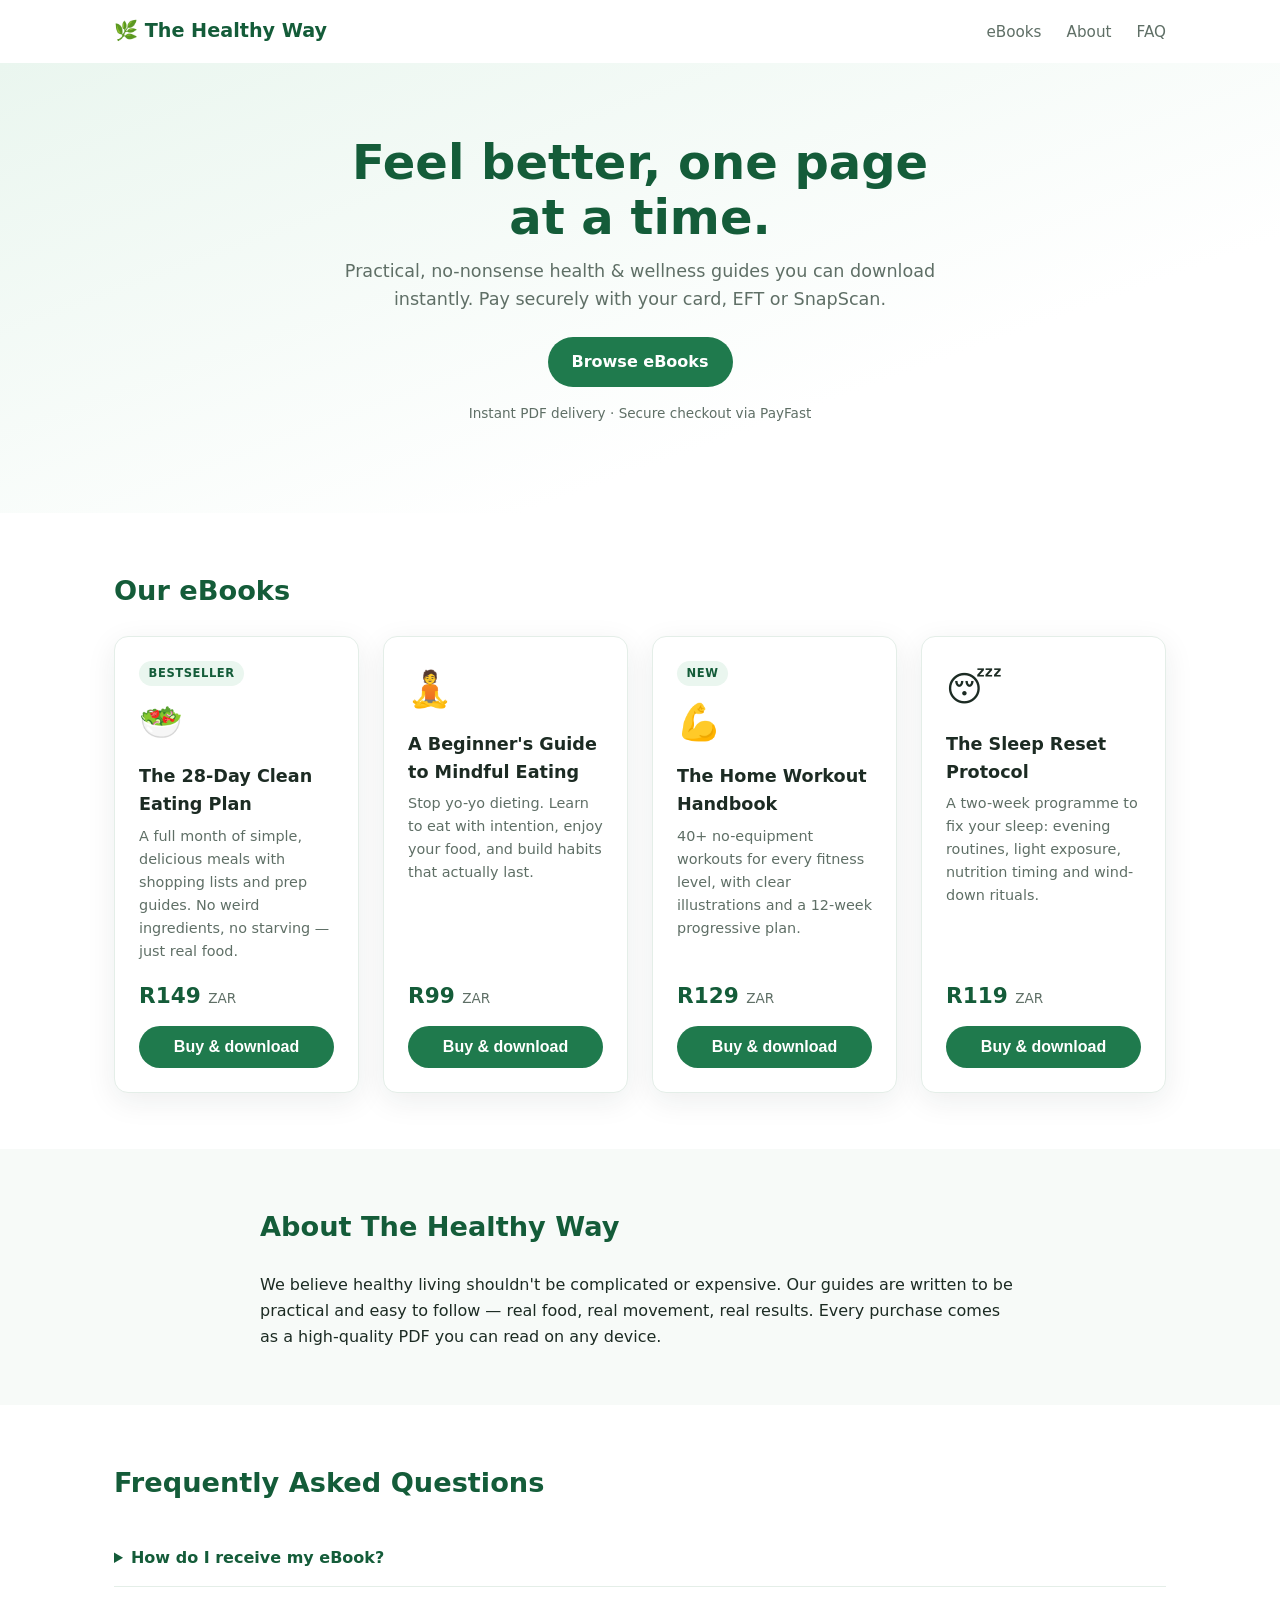
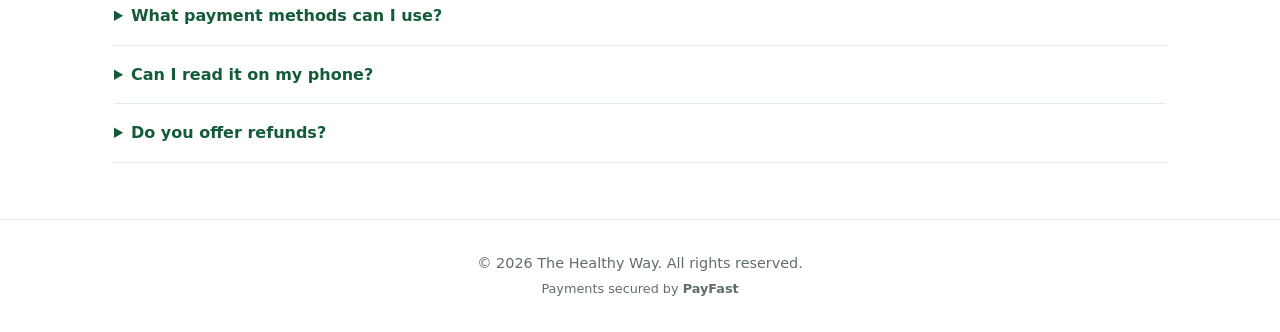
<file: index.html>
<!DOCTYPE html>
<html lang="en">
<head>
  <meta charset="UTF-8" />
  <meta name="viewport" content="width=device-width, initial-scale=1.0" />
  <title>The Healthy Way — Digital Health & Wellness eBooks</title>
  <meta name="description" content="Practical health and wellness eBooks. Instant PDF downloads. Pay with card, EFT or SnapScan via PayFast." />
  <link rel="stylesheet" href="assets/styles.css" />
</head>
<body>
  <header class="site-header">
    <a class="brand" href="/">
      <span class="brand-leaf">🌿</span> The Healthy Way
    </a>
    <nav>
      <a href="#products">eBooks</a>
      <a href="#about">About</a>
      <a href="#faq">FAQ</a>
    </nav>
  </header>

  <section class="hero">
    <div class="hero-inner">
      <h1>Feel better, one page at a time.</h1>
      <p>
        Practical, no-nonsense health &amp; wellness guides you can download instantly.
        Pay securely with your card, EFT or SnapScan.
      </p>
      <a href="#products" class="btn btn-primary">Browse eBooks</a>
      <p class="hero-note">Instant PDF delivery &middot; Secure checkout via PayFast</p>
    </div>
  </section>

  <section id="products" class="section">
    <h2>Our eBooks</h2>
    <div id="product-grid" class="product-grid">
      <!-- Products are rendered here by app.js -->
    </div>
  </section>

  <section id="about" class="section section-alt">
    <h2>About The Healthy Way</h2>
    <p>
      We believe healthy living shouldn't be complicated or expensive. Our guides are
      written to be practical and easy to follow — real food, real movement, real results.
      Every purchase comes as a high-quality PDF you can read on any device.
    </p>
  </section>

  <section id="faq" class="section">
    <h2>Frequently Asked Questions</h2>
    <div class="faq">
      <details>
        <summary>How do I receive my eBook?</summary>
        <p>Right after payment you're taken to a download page. Your link is secure and stays valid for 30 days.</p>
      </details>
      <details>
        <summary>What payment methods can I use?</summary>
        <p>Credit &amp; cheque cards, Instant EFT, SnapScan and more — all handled securely by PayFast. We never see your card details.</p>
      </details>
      <details>
        <summary>Can I read it on my phone?</summary>
        <p>Yes. All eBooks are standard PDFs that open on phones, tablets and computers.</p>
      </details>
      <details>
        <summary>Do you offer refunds?</summary>
        <p>Because these are instant digital products, all sales are final. If you have a problem with your download, contact us and we'll make it right.</p>
      </details>
    </div>
  </section>

  <footer class="site-footer">
    <p>&copy; <span id="year"></span> The Healthy Way. All rights reserved.</p>
    <p class="footer-small">Payments secured by <strong>PayFast</strong></p>
  </footer>

  <!-- Checkout modal -->
  <div id="checkout-modal" class="modal" hidden>
    <div class="modal-card">
      <button id="modal-close" class="modal-close" aria-label="Close">&times;</button>
      <h3 id="modal-title">Checkout</h3>
      <form id="checkout-form">
        <label>First name
          <input type="text" name="first_name" required autocomplete="given-name" />
        </label>
        <label>Last name
          <input type="text" name="last_name" required autocomplete="family-name" />
        </label>
        <label>Email (your eBook is delivered here)
          <input type="email" name="email" required autocomplete="email" />
        </label>
        <button type="submit" class="btn btn-primary btn-block" id="pay-btn">Proceed to secure payment</button>
        <p id="checkout-error" class="error" hidden></p>
      </form>
    </div>
  </div>

  <script src="products.js"></script>
  <script src="assets/app.js"></script>
</body>
</html>
</file>
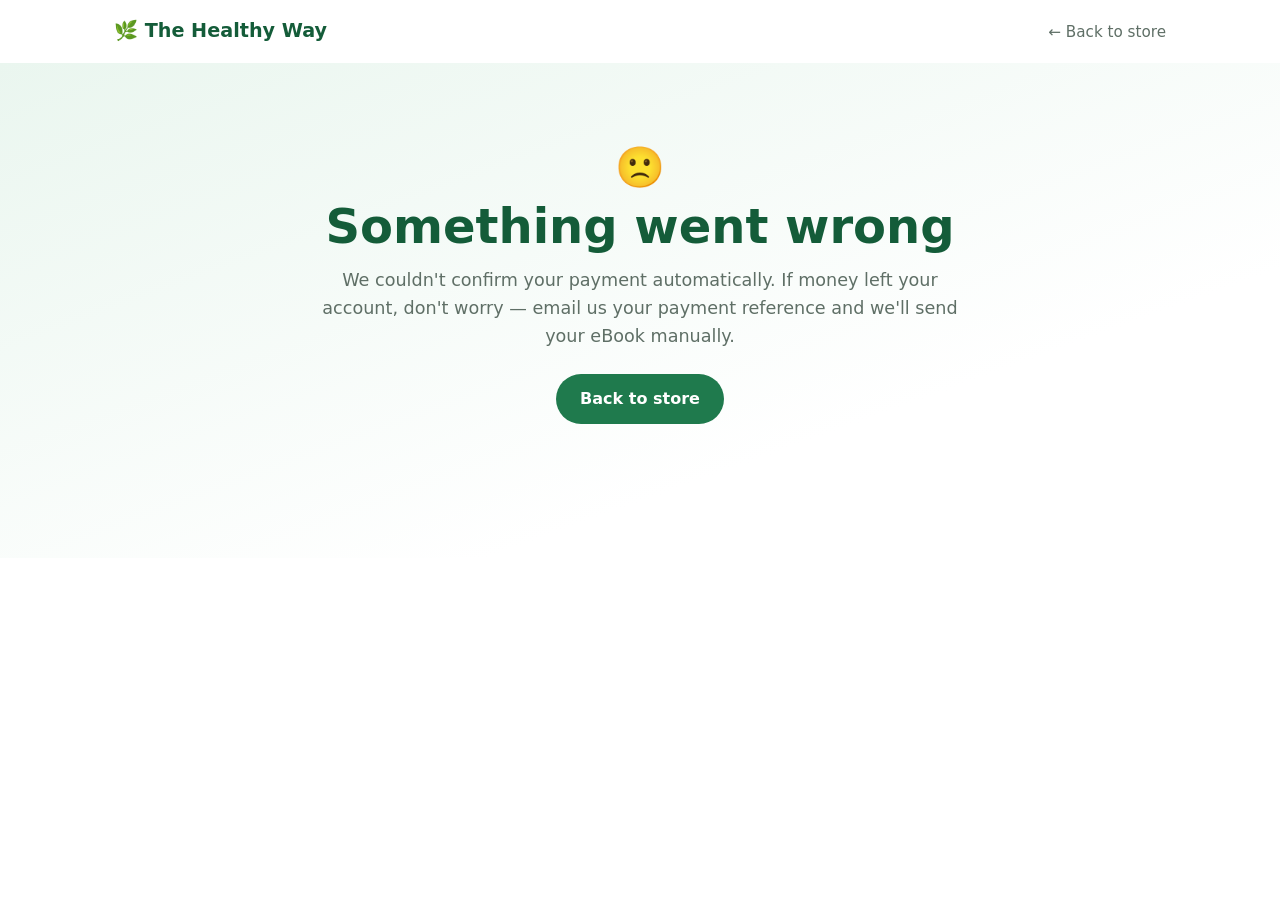
<file: success.html>
<!DOCTYPE html>
<html lang="en">
<head>
  <meta charset="UTF-8" />
  <meta name="viewport" content="width=device-width, initial-scale=1.0" />
  <title>Thank you — The Healthy Way</title>
  <link rel="stylesheet" href="assets/styles.css" />
</head>
<body>
  <header class="site-header">
    <a class="brand" href="/"><span class="brand-leaf">🌿</span> The Healthy Way</a>
    <nav><a href="/">← Back to store</a></nav>
  </header>

  <section class="hero" style="min-height: 55vh;">
    <div class="hero-inner">
      <div id="pending" style="display: none;">
        <div style="font-size: 2.5rem;">⏳</div>
        <h1>Confirming your payment…</h1>
        <p>This usually takes a few seconds. Please keep this page open.</p>
        <p class="hero-note">If you stay on this page, your download will appear automatically.</p>
      </div>

      <div id="done" style="display: none;">
        <div style="font-size: 2.5rem;">🎉</div>
        <h1>Payment received — thank you!</h1>
        <p id="done-product">Your eBook is ready.</p>
        <a id="download-btn" class="btn btn-primary" href="#" download>⬇ Download your eBook</a>
        <p class="hero-note">Your personal download link stays valid for 30 days.<br />
        Tip: save this page to your bookmarks.</p>
      </div>

      <div id="failed" style="display: none;">
        <div style="font-size: 2.5rem;">🙁</div>
        <h1>Something went wrong</h1>
        <p>We couldn't confirm your payment automatically. If money left your account, don't worry — email us your payment reference and we'll send your eBook manually.</p>
        <a href="/" class="btn btn-primary">Back to store</a>
      </div>
    </div>
  </section>

  <script>
    (function () {
      var params = new URLSearchParams(location.search);
      var ref = params.get("ref");
      var cancelled = params.get("cancelled");
      var pendingEl = document.getElementById("pending");
      var doneEl = document.getElementById("done");
      var failedEl = document.getElementById("failed");
      var attempts = 0;

      if (cancelled) {
        failedEl.querySelector("h1").textContent = "Payment cancelled";
        failedEl.querySelector("p").textContent =
          "No payment was made. You can pick any eBook from the store whenever you're ready.";
        return show(failedEl);
      }

      if (!ref) return show(failedEl);
      show(pendingEl);
      poll();

      function poll() {
        if (attempts++ > 40) { show(failedEl); return; }
        fetch("/api/order?ref=" + encodeURIComponent(ref))
          .then(function (r) { return r.json(); })
          .then(function (data) {
            if (data.status === "COMPLETE" && data.downloadUrl) return done(data);
            setTimeout(poll, 3000); // check again every 3s
          })
          .catch(function () { setTimeout(poll, 4000); });
      }

      function done(data) {
        document.getElementById("done-product").textContent =
          data.product + " is ready to download." +
          (data.email ? " A copy of your receipt goes to " + data.email + "." : "");
        var btn = document.getElementById("download-btn");
        btn.href = data.downloadUrl;
        show(doneEl);
      }

      function show(el) {
        pendingEl.style.display = "none";
        doneEl.style.display = "none";
        failedEl.style.display = "none";
        el.style.display = "block";
      }
    })();
  </script>
</body>
</html>
</file>
<file: assets/styles.css>
:root {
  --green: #1f7a4d;
  --green-dark: #145c39;
  --green-light: #eaf6ef;
  --ink: #1c2b23;
  --muted: #5f6f66;
  --bg: #ffffff;
  --radius: 14px;
  --shadow: 0 8px 30px rgba(28, 43, 35, 0.08);
}

* { box-sizing: border-box; margin: 0; padding: 0; }

body {
  font-family: "Segoe UI", system-ui, -apple-system, sans-serif;
  color: var(--ink);
  background: var(--bg);
  line-height: 1.6;
}

img { max-width: 100%; }

/* Header */
.site-header {
  display: flex;
  justify-content: space-between;
  align-items: center;
  padding: 1rem 1.5rem;
  max-width: 1100px;
  margin: 0 auto;
}
.brand {
  font-weight: 700;
  font-size: 1.2rem;
  color: var(--green-dark);
  text-decoration: none;
}
.site-header nav a {
  color: var(--muted);
  text-decoration: none;
  margin-left: 1.25rem;
  font-size: 0.95rem;
}
.site-header nav a:hover { color: var(--green-dark); }

/* Hero */
.hero {
  background: linear-gradient(160deg, var(--green-light), #ffffff 70%);
  padding: 4.5rem 1.5rem 4rem;
  text-align: center;
}
.hero-inner { max-width: 640px; margin: 0 auto; }
.hero h1 {
  font-size: clamp(2rem, 5vw, 3rem);
  color: var(--green-dark);
  margin-bottom: 0.75rem;
  line-height: 1.15;
}
.hero p { color: var(--muted); font-size: 1.1rem; margin-bottom: 1.5rem; }
.hero-note { font-size: 0.85rem !important; margin-top: 1rem !important; }

/* Sections */
.section { max-width: 1100px; margin: 0 auto; padding: 3.5rem 1.5rem; }
.section-alt { background: #f7faf8; max-width: none; }
.section-alt > * { max-width: 760px; margin-left: auto; margin-right: auto; }
.section h2 { font-size: 1.7rem; margin-bottom: 1.5rem; color: var(--green-dark); }

/* Buttons */
.btn {
  display: inline-block;
  padding: 0.75rem 1.5rem;
  border-radius: 999px;
  font-weight: 600;
  text-decoration: none;
  border: none;
  cursor: pointer;
  font-size: 1rem;
  transition: background 0.15s ease;
}
.btn-primary { background: var(--green); color: #fff; }
.btn-primary:hover { background: var(--green-dark); }
.btn-block { width: 100%; }
.btn:disabled { opacity: 0.6; cursor: wait; }

/* Product grid */
.product-grid {
  display: grid;
  grid-template-columns: repeat(auto-fill, minmax(240px, 1fr));
  gap: 1.5rem;
}
.product-card {
  background: #fff;
  border: 1px solid #e4eee8;
  border-radius: var(--radius);
  padding: 1.5rem;
  display: flex;
  flex-direction: column;
  box-shadow: var(--shadow);
}
.product-emoji { font-size: 2.2rem; margin-bottom: 0.75rem; }
.product-badge {
  align-self: flex-start;
  background: var(--green-light);
  color: var(--green-dark);
  font-size: 0.72rem;
  font-weight: 700;
  text-transform: uppercase;
  letter-spacing: 0.05em;
  padding: 0.2rem 0.6rem;
  border-radius: 999px;
  margin-bottom: 0.5rem;
}
.product-card h3 { font-size: 1.1rem; margin-bottom: 0.4rem; }
.product-card .desc {
  color: var(--muted);
  font-size: 0.9rem;
  flex-grow: 1;
  margin-bottom: 1rem;
}
.product-price {
  font-size: 1.35rem;
  font-weight: 700;
  color: var(--green-dark);
  margin-bottom: 0.75rem;
}
.product-price span { font-size: 0.85rem; color: var(--muted); font-weight: 400; }

/* FAQ */
.faq details {
  border-bottom: 1px solid #e4eee8;
  padding: 1rem 0;
}
.faq summary {
  font-weight: 600;
  cursor: pointer;
  color: var(--green-dark);
}
.faq p { margin-top: 0.5rem; color: var(--muted); }

/* Modal */
.modal {
  position: fixed;
  inset: 0;
  background: rgba(20, 40, 30, 0.45);
  display: flex;
  align-items: center;
  justify-content: center;
  padding: 1rem;
  z-index: 50;
}
.modal[hidden] { display: none; }
.modal-card {
  background: #fff;
  border-radius: var(--radius);
  padding: 1.75rem;
  width: 100%;
  max-width: 400px;
  position: relative;
  box-shadow: 0 20px 60px rgba(0,0,0,0.2);
}
.modal-card h3 { margin-bottom: 1rem; color: var(--green-dark); }
.modal-card label {
  display: block;
  font-size: 0.85rem;
  font-weight: 600;
  margin-bottom: 1rem;
  color: var(--muted);
}
.modal-card input {
  display: block;
  width: 100%;
  margin-top: 0.3rem;
  padding: 0.65rem 0.8rem;
  border: 1px solid #cfdcd5;
  border-radius: 8px;
  font-size: 1rem;
}
.modal-card input:focus {
  outline: 2px solid var(--green);
  border-color: transparent;
}
.modal-close {
  position: absolute;
  top: 0.6rem;
  right: 0.8rem;
  background: none;
  border: none;
  font-size: 1.5rem;
  color: var(--muted);
  cursor: pointer;
}
.error { color: #b3261e; font-size: 0.85rem; margin-top: 0.75rem; }

/* Footer */
.site-footer {
  border-top: 1px solid #e4eee8;
  text-align: center;
  padding: 2rem 1rem;
  color: var(--muted);
  font-size: 0.9rem;
}
.footer-small { margin-top: 0.25rem; font-size: 0.8rem; }

@media (max-width: 560px) {
  .site-header nav { display: none; }
  .hero { padding: 3rem 1rem; }
}
</file>
